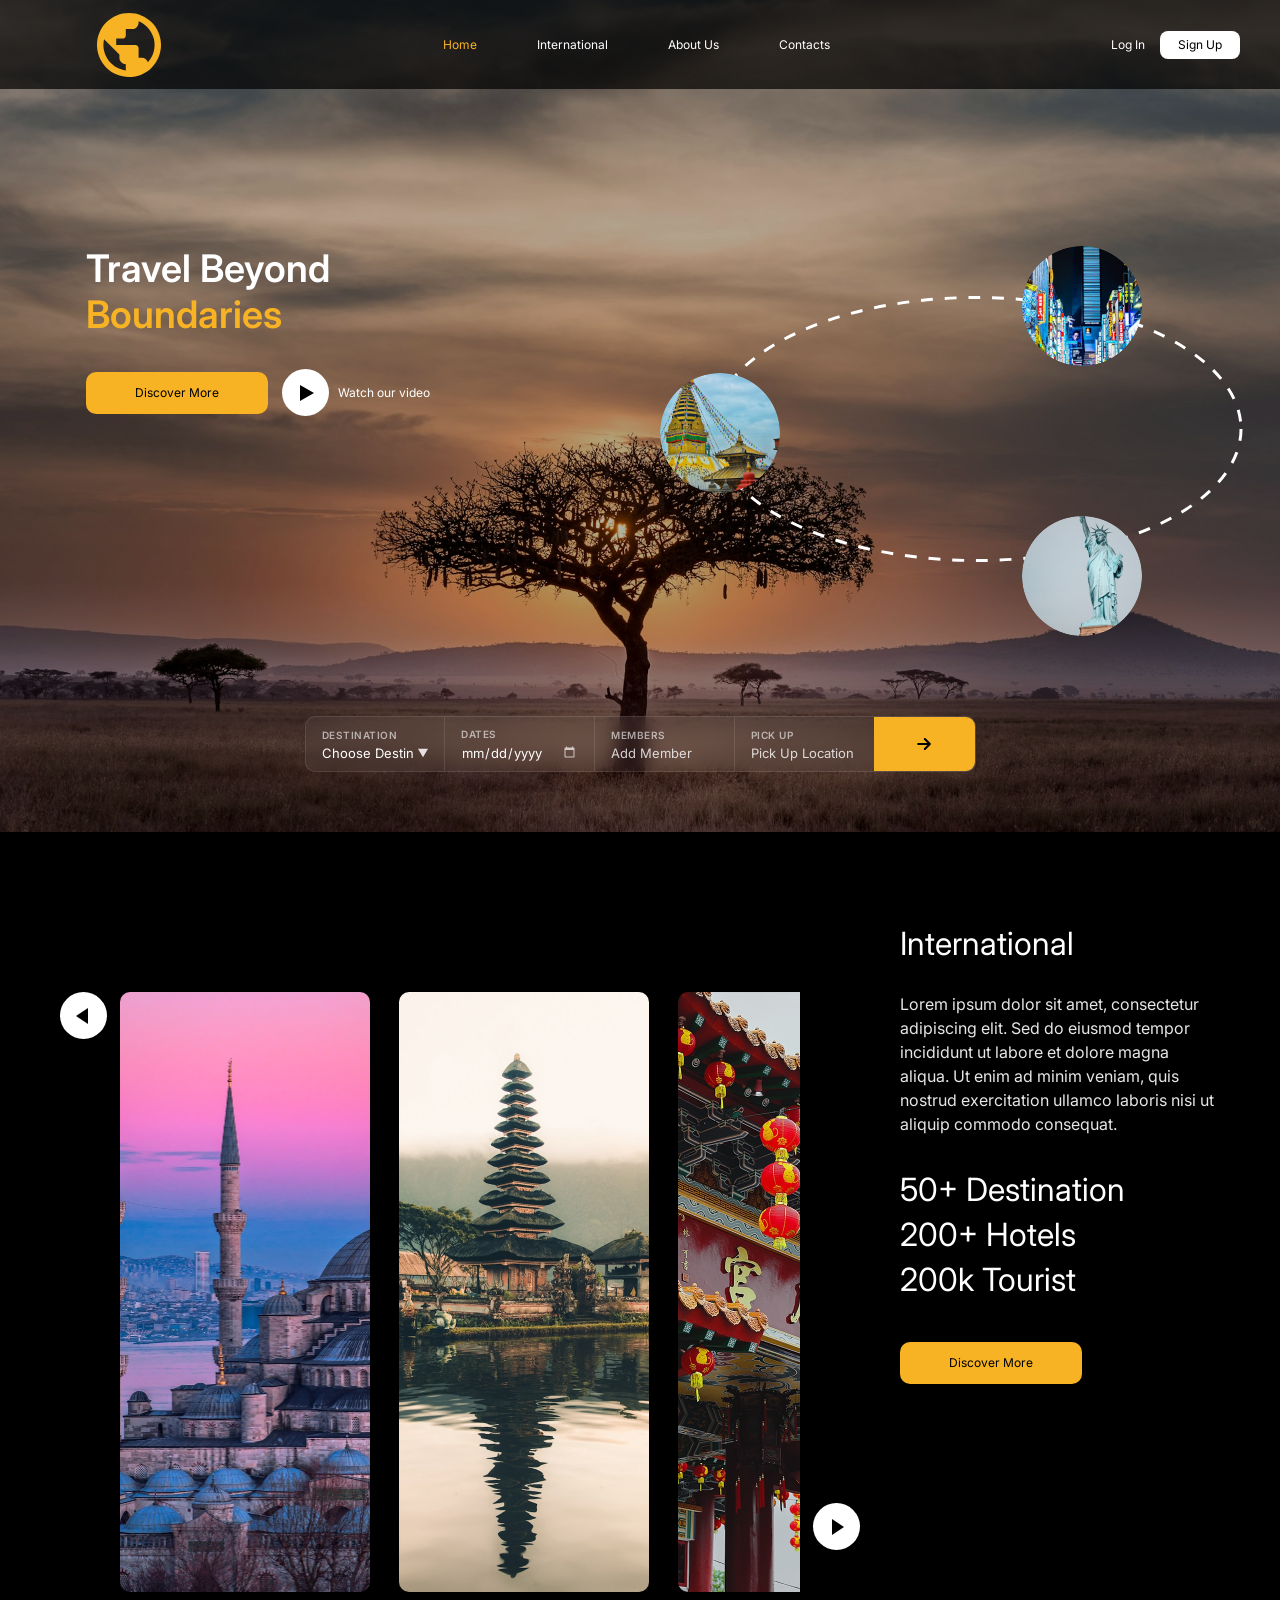
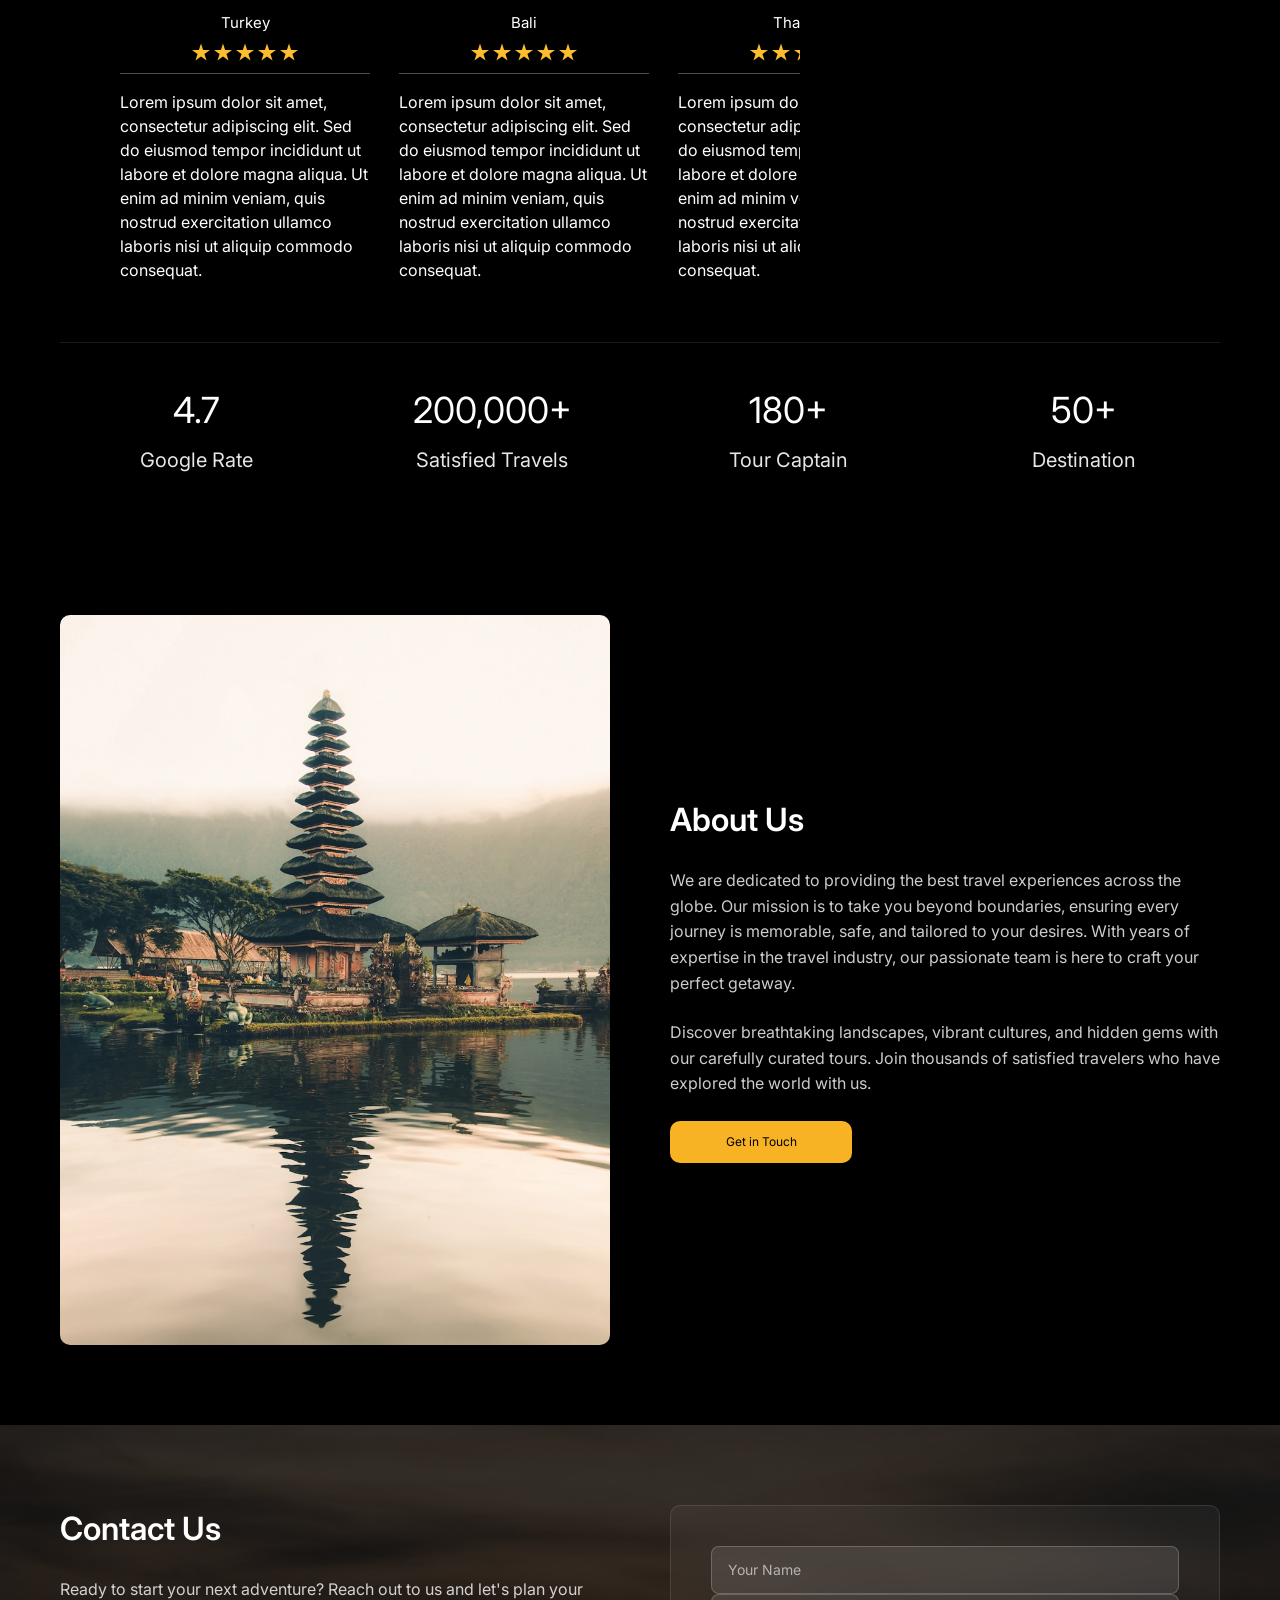
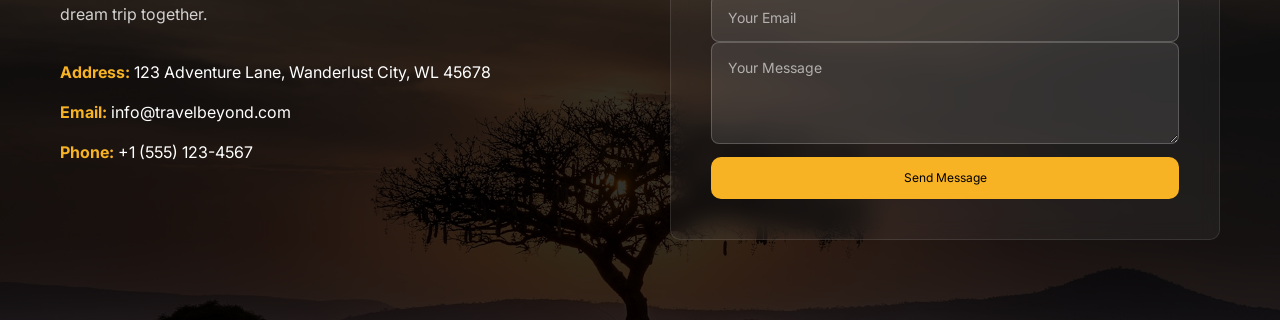
<file: index.html>
<!DOCTYPE html>
<html lang="en">
<head>
  <meta charset="UTF-8">
  <meta name="viewport" content="width=device-width, initial-scale=1.0">
  <title>Travel Beyond Boundaries</title>
  <link rel="preconnect" href="https://fonts.googleapis.com">
  <link rel="preconnect" href="https://fonts.gstatic.com" crossorigin>
  <link href="https://fonts.googleapis.com/css2?family=Inter:wght@400;600&display=swap" rel="stylesheet">
  <link rel="stylesheet" href="css/styles.css">
</head>
<body>
  <header class="nav">
    <div class="nav__inner">
      <a href="#" class="nav__logo" aria-label="Travel Beyond Boundaries home">
        <img src="assets/icons/logo.svg" alt="" width="64" height="64">
      </a>
      <nav class="nav__links" aria-label="Main navigation">
        <a href="#" class="nav__link nav__link--active">Home</a>
        <a href="#international" class="nav__link">International</a>
        <a href="#about" class="nav__link">About Us</a>
        <a href="#contacts" class="nav__link">Contacts</a>
      </nav>
      <div class="nav__actions">
        <a href="login.html" class="nav__login">Log In</a>
        <a href="signup.html" class="btn btn--signup">Sign Up</a>
        <button type="button" class="nav__toggle" aria-label="Toggle navigation">
          <span class="nav__toggle-bar"></span>
          <span class="nav__toggle-bar"></span>
          <span class="nav__toggle-bar"></span>
        </button>
      </div>
    </div>
  </header>

  <main>
    <section class="hero">
      <div class="hero__bg">
        <img src="assets/background.jpg" alt="Scenic alpine lake with wooden boats">
      </div>
      <div class="hero__content">
        <div class="hero__text">
          <h1 class="hero__title">
            <span class="hero__title-line">Travel Beyond</span>
            <span class="hero__title-line hero__title-line--accent">Boundaries</span>
          </h1>
          <div class="hero__cta">
            <a href="#international" class="btn btn--primary">Discover More</a>
            <button type="button" class="hero__video" aria-label="Watch our video">
              <span class="hero__video-icon" aria-hidden="true"></span>
              <span>Watch our video</span>
            </button>
          </div>
        </div>
        <div class="hero__destinations" aria-hidden="true">
          <img class="hero__destinations-arc" src="assets/icons/arc-dotted.svg" alt="">
          <img class="hero__destinations-img hero__destinations-img--top" src="assets/destination-tokyo.png" alt="">
          <img class="hero__destinations-img hero__destinations-img--middle" src="assets/destination-stupa.png" alt="">
          <img class="hero__destinations-img hero__destinations-img--bottom" src="assets/destination-liberty.png" alt="">
        </div>
      </div>
      <form class="search-bar search-bar--glass" aria-label="Trip search">
        <div class="search-bar__field">
          <label class="search-bar__label" for="destination">Destination</label>
          <div class="search-bar__input-wrapper">
            <select id="destination" class="search-bar__input">
              <option value="" disabled selected>Choose Destination</option>
              <option value="turkey">Turkey</option>
              <option value="bali">Bali</option>
              <option value="thailand">Thailand</option>
            </select>
            <img class="search-bar__chevron" src="assets/icons/chevron-down.svg" alt="">
          </div>
        </div>
        <div class="search-bar__field">
          <label class="search-bar__label" for="dates">Dates</label>
          <div class="search-bar__input-wrapper">
            <input type="date" id="dates" class="search-bar__input" placeholder="Select Dates">
          </div>
        </div>
        <div class="search-bar__field">
          <label class="search-bar__label" for="members">Members</label>
          <div class="search-bar__input-wrapper">
            <input type="number" id="members" class="search-bar__input" placeholder="Add Member" min="1">
          </div>
        </div>
        <div class="search-bar__field">
          <label class="search-bar__label" for="pickup">Pick Up</label>
          <div class="search-bar__input-wrapper">
            <input type="text" id="pickup" class="search-bar__input" placeholder="Pick Up Location">
          </div>
        </div>
        <button type="submit" class="search-bar__submit" aria-label="Search">
          <img src="assets/icons/arrow-right.svg" alt="" width="20" height="20">
        </button>
      </form>
    </section>

    <section class="international" id="international">
      <div class="international__inner">
        <div class="international__carousel">
          <button type="button" class="carousel-btn carousel-btn--prev" aria-label="Previous destinations">
            <span class="carousel-btn__icon" aria-hidden="true"></span>
          </button>

          <div class="destination-cards">
            <article class="destination-card">
              <div class="destination-card__image">
                <img src="assets/turkey.jpg" alt="Blue Mosque at sunset in Istanbul, Turkey">
              </div>
              <div class="destination-card__body">
                <h2 class="destination-card__name">Turkey</h2>
                <div class="destination-card__stars" aria-label="5 out of 5 stars">
                  <img src="assets/icons/star.svg" alt="">
                  <img src="assets/icons/star.svg" alt="">
                  <img src="assets/icons/star.svg" alt="">
                  <img src="assets/icons/star.svg" alt="">
                  <img src="assets/icons/star.svg" alt="">
                </div>
                <hr class="destination-card__divider">
                <p class="destination-card__text">
                  Lorem ipsum dolor sit amet, consectetur adipiscing elit. Sed do eiusmod tempor incididunt ut labore et dolore magna aliqua. Ut enim ad minim veniam, quis nostrud exercitation ullamco laboris nisi ut aliquip commodo consequat.
                </p>
              </div>
            </article>

            <article class="destination-card">
              <div class="destination-card__image">
                <img src="assets/bali.jpg" alt="Pura Ulun Danu Bratan temple in Bali, Indonesia">
              </div>
              <div class="destination-card__body">
                <h2 class="destination-card__name">Bali</h2>
                <div class="destination-card__stars" aria-label="5 out of 5 stars">
                  <img src="assets/icons/star.svg" alt="">
                  <img src="assets/icons/star.svg" alt="">
                  <img src="assets/icons/star.svg" alt="">
                  <img src="assets/icons/star.svg" alt="">
                  <img src="assets/icons/star.svg" alt="">
                </div>
                <hr class="destination-card__divider">
                <p class="destination-card__text">
                  Lorem ipsum dolor sit amet, consectetur adipiscing elit. Sed do eiusmod tempor incididunt ut labore et dolore magna aliqua. Ut enim ad minim veniam, quis nostrud exercitation ullamco laboris nisi ut aliquip commodo consequat.
                </p>
              </div>
            </article>

            <article class="destination-card">
              <div class="destination-card__image">
                <img src="assets/thailand.jpg" alt="Ornate Chinese temple with red lanterns in Thailand">
              </div>
              <div class="destination-card__body">
                <h2 class="destination-card__name">Thailand</h2>
                <div class="destination-card__stars" aria-label="5 out of 5 stars">
                  <img src="assets/icons/star.svg" alt="">
                  <img src="assets/icons/star.svg" alt="">
                  <img src="assets/icons/star.svg" alt="">
                  <img src="assets/icons/star.svg" alt="">
                  <img src="assets/icons/star.svg" alt="">
                </div>
                <hr class="destination-card__divider">
                <p class="destination-card__text">
                  Lorem ipsum dolor sit amet, consectetur adipiscing elit. Sed do eiusmod tempor incididunt ut labore et dolore magna aliqua. Ut enim ad minim veniam, quis nostrud exercitation ullamco laboris nisi ut aliquip commodo consequat.
                </p>
              </div>
            </article>
          </div>

          <button type="button" class="carousel-btn carousel-btn--next" aria-label="Next destinations">
            <span class="carousel-btn__icon" aria-hidden="true"></span>
          </button>
        </div>

        <aside class="international__sidebar">
          <h2 class="international__heading">International</h2>
          <p class="international__intro">
            Lorem ipsum dolor sit amet, consectetur adipiscing elit. Sed do eiusmod tempor incididunt ut labore et dolore magna aliqua. Ut enim ad minim veniam, quis nostrud exercitation ullamco laboris nisi ut aliquip commodo consequat.
          </p>
          <ul class="international__stats-list">
            <li>50+ Destination</li>
            <li>200+ Hotels</li>
            <li>200k Tourist</li>
          </ul>
          <a href="#" class="btn btn--primary">Discover More</a>
        </aside>
      </div>

      <div class="stats-bar">
        <div class="stats-bar__item">
          <span class="stats-bar__value">4.7</span>
          <span class="stats-bar__label">Google Rate</span>
        </div>
        <div class="stats-bar__item">
          <span class="stats-bar__value">200,000+</span>
          <span class="stats-bar__label">Satisfied Travels</span>
        </div>
        <div class="stats-bar__item">
          <span class="stats-bar__value">180+</span>
          <span class="stats-bar__label">Tour Captain</span>
        </div>
        <div class="stats-bar__item">
          <span class="stats-bar__value">50+</span>
          <span class="stats-bar__label">Destination</span>
        </div>
      </div>
    </section>

    <section class="about" id="about">
      <div class="about__inner">
        <div class="about__image">
          <img src="assets/bali.jpg" alt="About Travel Beyond Boundaries">
        </div>
        <div class="about__content">
          <h2 class="about__heading">About Us</h2>
          <p class="about__text">
            We are dedicated to providing the best travel experiences across the globe. Our mission is to take you beyond boundaries, ensuring every journey is memorable, safe, and tailored to your desires. With years of expertise in the travel industry, our passionate team is here to craft your perfect getaway.
          </p>
          <p class="about__text">
            Discover breathtaking landscapes, vibrant cultures, and hidden gems with our carefully curated tours. Join thousands of satisfied travelers who have explored the world with us.
          </p>
          <a href="#contacts" class="btn btn--primary">Get in Touch</a>
        </div>
      </div>
    </section>

    <section class="contacts" id="contacts">
      <div class="contacts__inner">
        <div class="contacts__info">
          <h2 class="contacts__heading">Contact Us</h2>
          <p class="contacts__text">Ready to start your next adventure? Reach out to us and let's plan your dream trip together.</p>
          <div class="contacts__details">
            <p><strong>Address:</strong> 123 Adventure Lane, Wanderlust City, WL 45678</p>
            <p><strong>Email:</strong> info@travelbeyond.com</p>
            <p><strong>Phone:</strong> +1 (555) 123-4567</p>
          </div>
        </div>
        <form class="contacts__form auth-card" aria-label="Contact form">
          <input type="text" class="auth-card__input" placeholder="Your Name" required>
          <input type="email" class="auth-card__input" placeholder="Your Email" required>
          <textarea class="auth-card__input contacts__textarea" placeholder="Your Message" rows="4" required></textarea>
          <button type="submit" class="btn btn--primary auth-card__submit">Send Message</button>
        </form>
      </div>
    </section>
  </main>

  <script src="js/main.js"></script>
</body>
</html>
</file>
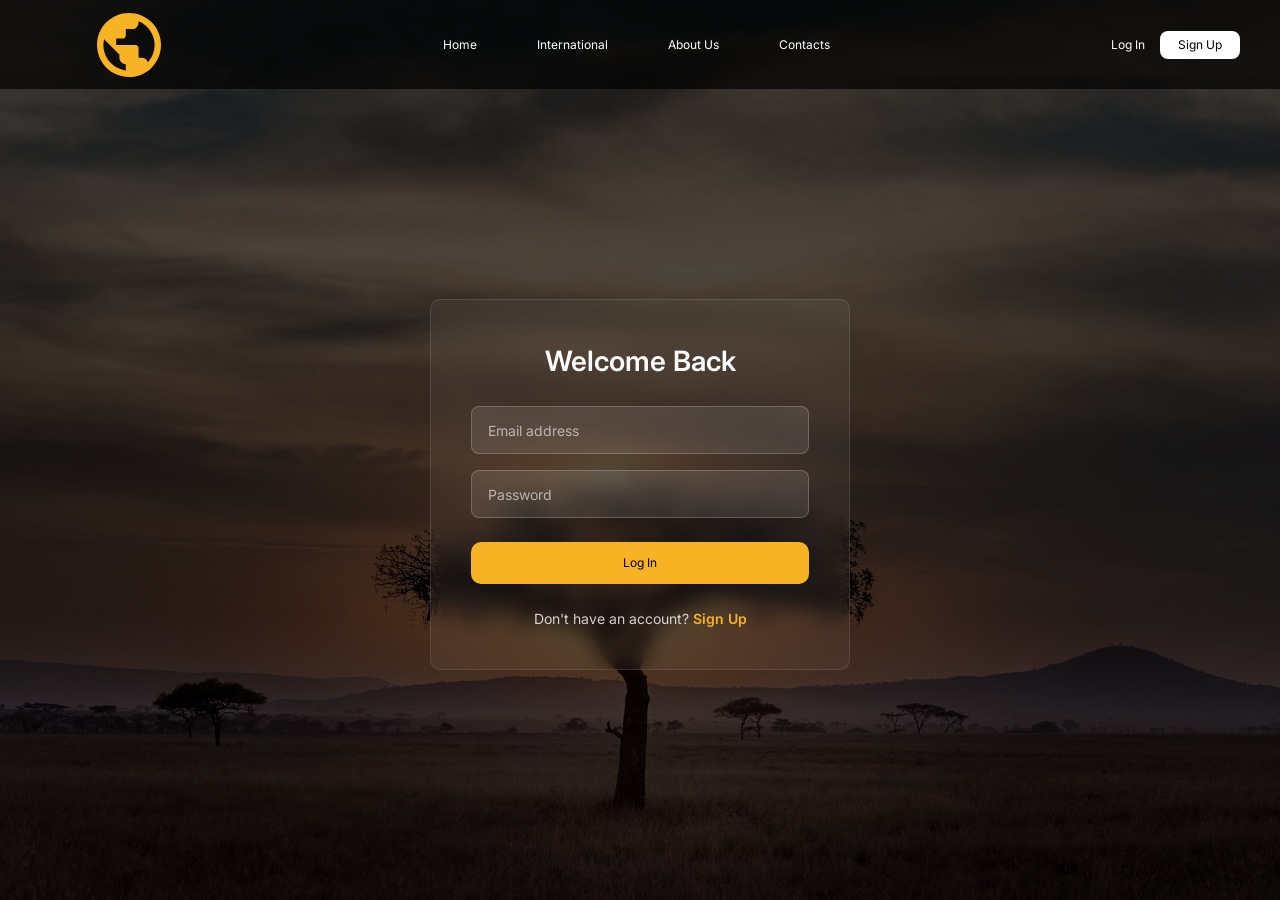
<file: login.html>
<!DOCTYPE html>
<html lang="en">
<head>
  <meta charset="UTF-8">
  <meta name="viewport" content="width=device-width, initial-scale=1.0">
  <title>Log In - Travel Beyond Boundaries</title>
  <link rel="preconnect" href="https://fonts.googleapis.com">
  <link rel="preconnect" href="https://fonts.gstatic.com" crossorigin>
  <link href="https://fonts.googleapis.com/css2?family=Inter:wght@400;600&display=swap" rel="stylesheet">
  <link rel="stylesheet" href="css/styles.css">
</head>
<body>
  <header class="nav">
    <div class="nav__inner">
      <a href="index.html" class="nav__logo" aria-label="Travel Beyond Boundaries home">
        <img src="assets/icons/logo.svg" alt="" width="64" height="64">
      </a>
      <nav class="nav__links" aria-label="Main navigation">
        <a href="index.html" class="nav__link">Home</a>
        <a href="index.html#international" class="nav__link">International</a>
        <a href="index.html" class="nav__link">About Us</a>
        <a href="index.html" class="nav__link">Contacts</a>
      </nav>
      <div class="nav__actions">
        <a href="login.html" class="nav__login">Log In</a>
        <a href="signup.html" class="btn btn--signup">Sign Up</a>
        <button type="button" class="nav__toggle" aria-label="Toggle navigation">
          <span class="nav__toggle-bar"></span>
          <span class="nav__toggle-bar"></span>
          <span class="nav__toggle-bar"></span>
        </button>
      </div>
    </div>
  </header>

  <main>
    <section class="auth-page">
      <div class="auth-card">
        <h1 class="auth-card__title">Welcome Back</h1>
        <form class="auth-card__form" aria-label="Log in form">
          <input type="email" class="auth-card__input" placeholder="Email address" required>
          <input type="password" class="auth-card__input" placeholder="Password" required>
          <button type="submit" class="btn btn--primary auth-card__submit">Log In</button>
        </form>
        <p class="auth-card__footer">
          Don't have an account? <a href="signup.html" class="auth-card__link">Sign Up</a>
        </p>
      </div>
    </section>
  </main>

  <script src="js/main.js"></script>
</body>
</html>
</file>
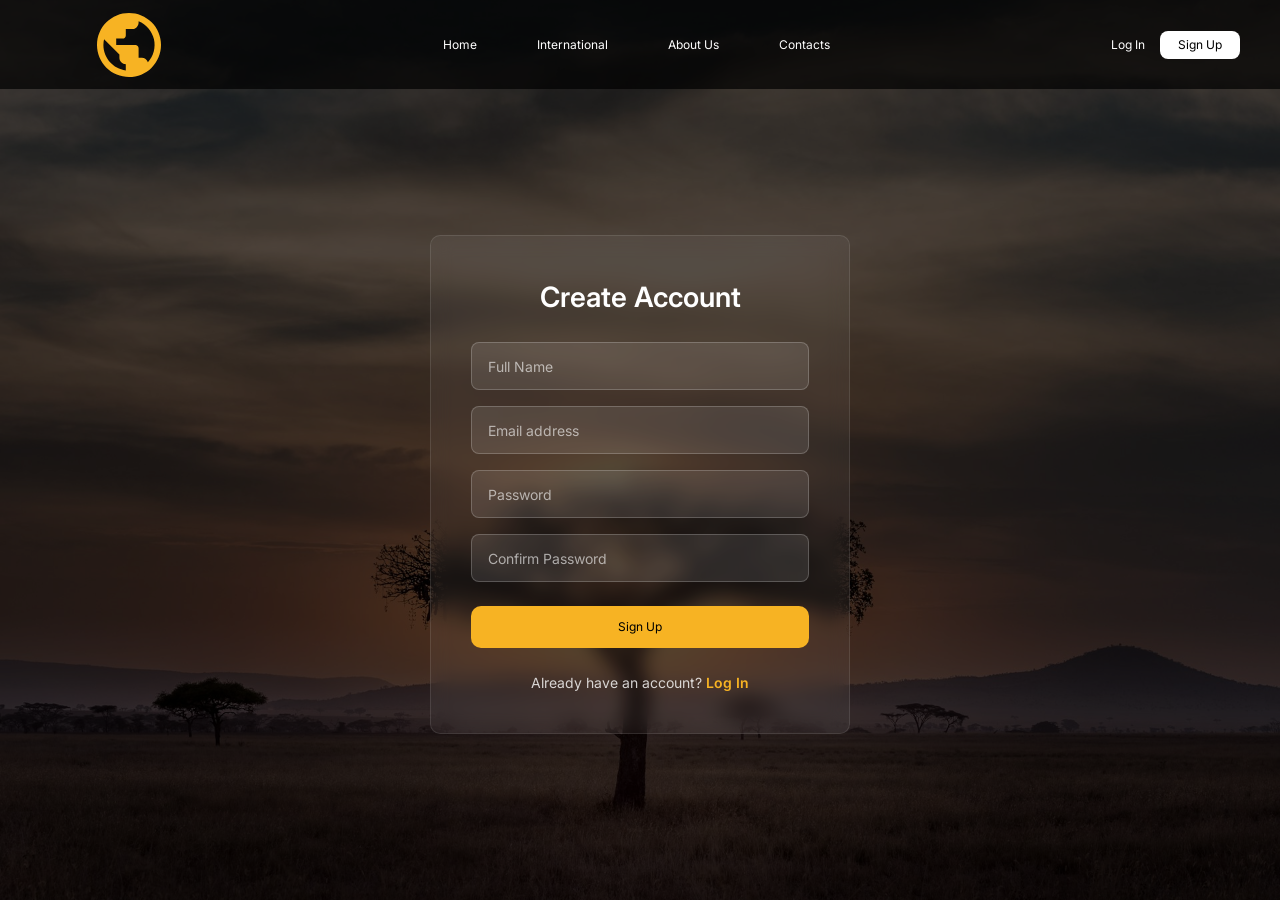
<file: signup.html>
<!DOCTYPE html>
<html lang="en">
<head>
  <meta charset="UTF-8">
  <meta name="viewport" content="width=device-width, initial-scale=1.0">
  <title>Sign Up - Travel Beyond Boundaries</title>
  <link rel="preconnect" href="https://fonts.googleapis.com">
  <link rel="preconnect" href="https://fonts.gstatic.com" crossorigin>
  <link href="https://fonts.googleapis.com/css2?family=Inter:wght@400;600&display=swap" rel="stylesheet">
  <link rel="stylesheet" href="css/styles.css">
</head>
<body>
  <header class="nav">
    <div class="nav__inner">
      <a href="index.html" class="nav__logo" aria-label="Travel Beyond Boundaries home">
        <img src="assets/icons/logo.svg" alt="" width="64" height="64">
      </a>
      <nav class="nav__links" aria-label="Main navigation">
        <a href="index.html" class="nav__link">Home</a>
        <a href="index.html#international" class="nav__link">International</a>
        <a href="index.html" class="nav__link">About Us</a>
        <a href="index.html" class="nav__link">Contacts</a>
      </nav>
      <div class="nav__actions">
        <a href="login.html" class="nav__login">Log In</a>
        <a href="signup.html" class="btn btn--signup">Sign Up</a>
        <button type="button" class="nav__toggle" aria-label="Toggle navigation">
          <span class="nav__toggle-bar"></span>
          <span class="nav__toggle-bar"></span>
          <span class="nav__toggle-bar"></span>
        </button>
      </div>
    </div>
  </header>

  <main>
    <section class="auth-page">
      <div class="auth-card">
        <h1 class="auth-card__title">Create Account</h1>
        <form class="auth-card__form" aria-label="Sign up form">
          <input type="text" class="auth-card__input" placeholder="Full Name" required>
          <input type="email" class="auth-card__input" placeholder="Email address" required>
          <input type="password" class="auth-card__input" placeholder="Password" required>
          <input type="password" class="auth-card__input" placeholder="Confirm Password" required>
          <button type="submit" class="btn btn--primary auth-card__submit">Sign Up</button>
        </form>
        <p class="auth-card__footer">
          Already have an account? <a href="login.html" class="auth-card__link">Log In</a>
        </p>
      </div>
    </section>
  </main>

  <script src="js/main.js"></script>
</body>
</html>
</file>
<file: css/styles.css>
*,
*::before,
*::after {
  box-sizing: border-box;
  margin: 0;
  padding: 0;
}

:root {
  --color-gold: #f7b323;
  --color-black: #000;
  --color-white: #fff;
  --nav-height: 89px;
  --radius-sm: 8px;
  --radius-md: 10px;
  --font-family: 'Inter', system-ui, -apple-system, sans-serif;
  --max-width: 1280px;
}

html {
  scroll-behavior: smooth;
}

body {
  font-family: var(--font-family);
  font-size: 12px;
  color: var(--color-white);
  background: var(--color-black);
  line-height: 1.5;
}

img {
  display: block;
  max-width: 100%;
}

a {
  color: inherit;
  text-decoration: none;
}

button {
  font: inherit;
  border: none;
  background: none;
  cursor: pointer;
  color: inherit;
}

/* Buttons */
.btn {
  display: inline-flex;
  align-items: center;
  justify-content: center;
  border-radius: var(--radius-md);
  font-size: 12px;
  font-weight: 400;
  transition: opacity 0.2s;
}

.btn:hover {
  opacity: 0.92;
}

.btn:focus-visible {
  outline: 2px solid var(--color-white);
  outline-offset: 2px;
}

.btn--primary {
  background: var(--color-gold);
  color: var(--color-black);
  height: 42px;
  min-width: 182px;
  padding: 0 24px;
}

.btn--primary:focus-visible {
  outline-color: var(--color-gold);
}

.btn--signup {
  background: var(--color-white);
  color: var(--color-black);
  height: 28px;
  min-width: 80px;
  border-radius: var(--radius-sm);
  padding: 0 16px;
  font-weight: 400;
  line-height: 28px;
}

/* Navigation */
.nav {
  position: fixed;
  top: 0;
  left: 0;
  right: 0;
  z-index: 100;
  height: var(--nav-height);
  background: rgba(0, 0, 0, 0.7);
}

.nav__inner {
  display: grid;
  grid-template-columns: 64px 1fr auto;
  align-items: center;
  gap: 24px;
  max-width: var(--max-width);
  width: 100%;
  height: 100%;
  margin: 0 auto;
  padding: 0 40px 0 97px;
}

.nav__logo {
  display: flex;
  align-items: center;
  flex-shrink: 0;
}

.nav__logo img {
  width: 64px;
  height: 64px;
  object-fit: contain;
}

.nav__links {
  display: flex;
  justify-content: center;
  gap: 60px;
}

.nav__link {
  font-size: 12px;
  white-space: nowrap;
}

.nav__link:hover,
.nav__link--active {
  color: var(--color-gold);
}

.nav__actions {
  display: flex;
  align-items: center;
  gap: 15px;
}

.nav__login {
  font-size: 12px;
}

.nav__toggle {
  display: none;
}

/* Hero */
.hero {
  position: relative;
  min-height: 832px;
  display: flex;
  flex-direction: column;
  justify-content: flex-end;
  padding: calc(var(--nav-height) + 40px) 86px 60px;
  overflow: hidden;
}

.hero__bg {
  position: absolute;
  inset: 0;
  z-index: 0;
}

.hero__bg img {
  width: 100%;
  height: 100%;
  object-fit: cover;
  opacity: 0.7;
}

.hero__content {
  position: relative;
  z-index: 1;
  display: flex;
  align-items: flex-start;
  justify-content: space-between;
  gap: 40px;
  max-width: var(--max-width);
  width: 100%;
  margin: 0 auto 80px;
}

.hero__title {
  font-size: 38px;
  font-weight: 600;
  line-height: 1.2;
  margin-bottom: 32px;
}

.hero__title-line {
  display: block;
}

.hero__title-line--accent {
  color: var(--color-gold);
}

.hero__cta {
  display: flex;
  align-items: center;
  gap: 14px;
}

.hero__video {
  display: flex;
  align-items: center;
  gap: 9px;
  font-size: 12px;
  color: var(--color-white);
}

.hero__video-icon {
  flex-shrink: 0;
  width: 47px;
  height: 47px;
  border-radius: 50%;
  background: var(--color-white);
  position: relative;
}

.hero__video-icon::after {
  content: '';
  position: absolute;
  top: 50%;
  left: 54%;
  transform: translate(-50%, -50%);
  border-style: solid;
  border-width: 8px 0 8px 14px;
  border-color: transparent transparent transparent var(--color-black);
}

.hero__destinations {
  position: relative;
  width: 534px;
  height: 390px;
  flex-shrink: 0;
}

.hero__destinations-arc {
  position: absolute;
  top: 50px;
  left: 50px;
  width: 534px;
  height: 266px;
  object-fit: contain;
}

.hero__destinations-img {
  position: absolute;
  width: 120px;
  height: 120px;
  border-radius: 50%;
  object-fit: cover;
}

.hero__destinations-img--top {
  top: 0;
  right: 52px;
}

.hero__destinations-img--middle {
  top: 127px;
  left: 0;
}

.hero__destinations-img--bottom {
  bottom: 0;
  right: 52px;
}

/* Search bar */
.search-bar {
  position: relative;
  z-index: 1;
  display: flex;
  align-items: stretch;
  max-width: 671px;
  width: 100%;
  margin: 0 auto;
  height: 56px;
}

.search-bar--glass {
  background: rgba(255, 255, 255, 0.05);
  backdrop-filter: blur(10px);
  -webkit-backdrop-filter: blur(10px);
  border: 1px solid rgba(255, 255, 255, 0.1);
  border-radius: var(--radius-md);
  overflow: hidden;
}

.search-bar__field {
  flex: 1;
  display: flex;
  flex-direction: column;
  justify-content: center;
  gap: 2px;
  background: transparent;
  color: var(--color-white);
  padding: 0 16px;
  border-right: 1px solid rgba(255, 255, 255, 0.1);
}

.search-bar__field:last-of-type {
  border-right: none;
}

.search-bar__label {
  font-size: 10px;
  font-weight: 600;
  text-transform: uppercase;
  letter-spacing: 0.5px;
  color: rgba(255, 255, 255, 0.6);
  cursor: pointer;
}

.search-bar__input-wrapper {
  display: flex;
  align-items: center;
  gap: 4px;
}

.search-bar__input {
  background: transparent;
  border: none;
  color: var(--color-white);
  font-family: inherit;
  font-size: 13px;
  width: 100%;
  outline: none;
  appearance: none;
  cursor: pointer;
}

.search-bar__input:focus {
  color: var(--color-gold);
}

.search-bar__input::-webkit-calendar-picker-indicator {
  filter: invert(1);
  opacity: 0.7;
  cursor: pointer;
}

.search-bar__input::placeholder {
  color: rgba(255, 255, 255, 0.8);
}

.search-bar__input option {
  background: var(--color-black);
  color: var(--color-white);
}

.search-bar__chevron {
  width: 10px;
  height: 10px;
  flex-shrink: 0;
  opacity: 0.85;
  filter: invert(1);
}

.search-bar__submit {
  display: flex;
  align-items: center;
  justify-content: center;
  width: 101px;
  background: var(--color-gold);
  flex-shrink: 0;
  transition: filter 0.2s;
}

.search-bar__submit:hover {
  filter: brightness(1.05);
}

.search-bar__submit img {
  display: block;
}

/* International section */
.international {
  background: var(--color-black);
  padding: 60px 60px 0;
}

.international__inner {
  display: grid;
  grid-template-columns: 1fr 320px;
  gap: 40px;
  max-width: var(--max-width);
  margin: 0 auto;
  align-items: start;
}

.international__carousel {
  display: flex;
  align-items: flex-start;
  gap: 13px;
  padding-top: 100px;
}

.carousel-btn--next {
  align-self: center;
  margin-top: 180px;
}

.carousel-btn {
  flex-shrink: 0;
  padding: 0;
  transition: transform 0.2s;
}

.carousel-btn:hover {
  transform: scale(1.04);
}

.carousel-btn__icon {
  display: flex;
  align-items: center;
  justify-content: center;
  width: 47px;
  height: 47px;
  border-radius: 50%;
  background: var(--color-white);
  position: relative;
}

.carousel-btn--prev .carousel-btn__icon::after,
.carousel-btn--next .carousel-btn__icon::after {
  content: '';
  position: absolute;
  top: 50%;
  width: 0;
  height: 0;
  border-style: solid;
}

.carousel-btn--prev .carousel-btn__icon::after {
  left: 46%;
  transform: translate(-50%, -50%);
  border-width: 8px 12px 8px 0;
  border-color: transparent var(--color-black) transparent transparent;
}

.carousel-btn--next .carousel-btn__icon::after {
  left: 54%;
  transform: translate(-50%, -50%);
  border-width: 8px 0 8px 12px;
  border-color: transparent transparent transparent var(--color-black);
}

.destination-cards {
  display: flex;
  gap: 29px;
  overflow-x: auto;
  scroll-snap-type: x mandatory;
  scrollbar-width: none;
  -ms-overflow-style: none;
  flex: 1;
}

.destination-cards::-webkit-scrollbar {
  display: none;
}

.destination-card {
  flex: 0 0 250px;
  scroll-snap-align: start;
}

.destination-card__image {
  height: 600px;
  border-radius: var(--radius-md);
  overflow: hidden;
}

.destination-card__image img {
  width: 100%;
  height: 100%;
  object-fit: cover;
}

.destination-card__body {
  padding-top: 20px;
}

.destination-card__name {
  font-size: 15px;
  font-weight: 400;
  text-align: center;
  margin-bottom: 8px;
}

.destination-card__stars {
  display: flex;
  justify-content: center;
  gap: 4px;
  margin-bottom: 12px;
}

.destination-card__stars img {
  width: 18px;
  height: 18px;
}

.destination-card__divider {
  border: none;
  height: 1px;
  background: rgba(255, 255, 255, 0.3);
  margin-bottom: 16px;
}

.destination-card__text {
  font-size: 16px;
  line-height: 1.5;
  color: var(--color-white);
}

.international__sidebar {
  padding-top: 28px;
}

.international__sidebar .btn--primary {
  display: inline-flex;
}

.international__heading {
  font-size: 32px;
  font-weight: 400;
  margin-bottom: 24px;
}

.international__intro {
  font-size: 16px;
  line-height: 1.5;
  margin-bottom: 32px;
  color: rgba(255, 255, 255, 0.9);
}

.international__stats-list {
  list-style: none;
  font-size: 32px;
  line-height: 1.4;
  margin-bottom: 40px;
}

/* Stats bar */
.stats-bar {
  display: grid;
  grid-template-columns: repeat(4, 1fr);
  gap: 24px;
  max-width: var(--max-width);
  margin: 60px auto 0;
  padding: 40px 0 60px;
  border-top: 1px solid rgba(255, 255, 255, 0.1);
}

.stats-bar__item {
  text-align: center;
}

.stats-bar__value {
  display: block;
  font-size: 36px;
  font-weight: 400;
  margin-bottom: 8px;
}

.stats-bar__label {
  font-size: 20px;
  color: rgba(255, 255, 255, 0.9);
}

/* Responsive */
@media (max-width: 1100px) {
  .nav__inner {
    grid-template-columns: 64px 1fr auto;
    padding: 0 24px;
  }

  .nav__links {
    gap: 24px;
  }

  .hero {
    padding: calc(var(--nav-height) + 24px) 24px 40px;
  }

  .hero__content {
    flex-direction: column;
    margin-bottom: 48px;
  }

  .hero__destinations {
    align-self: center;
    transform: scale(0.85);
    transform-origin: center top;
  }

  .international__carousel {
    padding-top: 0;
  }

  .carousel-btn--next {
    margin-top: 0;
    align-self: center;
  }

  .international__inner {
    grid-template-columns: 1fr;
  }

  .international__sidebar {
    order: -1;
    padding-top: 0;
    text-align: center;
  }

  .international__stats-list {
    text-align: center;
  }

  .international__sidebar .btn--primary {
    margin: 0 auto;
  }
}

@media (max-width: 768px) {
  .nav__inner {
    grid-template-columns: 64px auto;
    padding: 0 16px;
  }

  .nav__links {
    position: fixed;
    top: var(--nav-height);
    left: 0;
    right: 0;
    background: var(--color-black);
    flex-direction: column;
    align-items: center;
    gap: 24px;
    padding: 40px 0;
    transform: translateY(-150%);
    transition: transform 0.3s ease;
    z-index: 99;
  }

  .nav--open .nav__links {
    transform: translateY(0);
  }

  .nav__actions {
    justify-self: end;
  }

  .nav__toggle {
    display: flex;
    flex-direction: column;
    justify-content: space-between;
    width: 24px;
    height: 18px;
    margin-left: 16px;
    z-index: 101;
  }

  .nav__toggle-bar {
    width: 100%;
    height: 2px;
    background: var(--color-white);
    border-radius: 2px;
    transition: all 0.3s ease;
  }

  .nav--open .nav__toggle-bar:nth-child(1) {
    transform: translateY(8px) rotate(45deg);
  }

  .nav--open .nav__toggle-bar:nth-child(2) {
    opacity: 0;
  }

  .nav--open .nav__toggle-bar:nth-child(3) {
    transform: translateY(-8px) rotate(-45deg);
  }

  .search-bar {
    flex-wrap: wrap;
    height: auto;
  }

  .search-bar__field {
    flex: 1 1 45%;
    min-height: 48px;
    border-right: none;
    border-bottom: 1px solid rgba(255, 255, 255, 0.1);
  }

  .search-bar__submit {
    width: 100%;
    height: 48px;
  }

  .hero__title {
    font-size: 28px;
  }

  .hero__destinations {
    display: none;
  }

  .stats-bar {
    grid-template-columns: repeat(2, 1fr);
  }

  .destination-card__image {
    height: 400px;
  }
}

@media (max-width: 480px) {
  .hero__cta {
    flex-direction: column;
    align-items: flex-start;
  }

  .search-bar__field {
    flex: 1 1 100%;
  }

  .stats-bar {
    grid-template-columns: 1fr;
  }
}

/* Auth Pages */
.auth-page {
  display: flex;
  align-items: center;
  justify-content: center;
  min-height: 100vh;
  padding: calc(var(--nav-height) + 40px) 24px 60px;
  background: var(--color-black) url('../assets/background.jpg') no-repeat center center / cover;
  position: relative;
}

.auth-page::before {
  content: '';
  position: absolute;
  inset: 0;
  background: rgba(0, 0, 0, 0.7);
  z-index: 0;
}

.auth-card {
  position: relative;
  z-index: 1;
  background: rgba(255, 255, 255, 0.05);
  backdrop-filter: blur(10px);
  -webkit-backdrop-filter: blur(10px);
  border: 1px solid rgba(255, 255, 255, 0.1);
  border-radius: var(--radius-md);
  padding: 40px;
  width: 100%;
  max-width: 420px;
  text-align: center;
}

.auth-card__title {
  font-size: 28px;
  font-weight: 600;
  margin-bottom: 24px;
}

.auth-card__form {
  display: flex;
  flex-direction: column;
  gap: 16px;
}

.auth-card__input {
  width: 100%;
  height: 48px;
  padding: 0 16px;
  background: rgba(255, 255, 255, 0.1);
  border: 1px solid rgba(255, 255, 255, 0.2);
  border-radius: var(--radius-sm);
  color: var(--color-white);
  font-family: inherit;
  font-size: 14px;
  transition: border-color 0.2s;
}

.auth-card__input:focus {
  outline: none;
  border-color: var(--color-gold);
}

.auth-card__input::placeholder {
  color: rgba(255, 255, 255, 0.6);
}

.auth-card__submit {
  width: 100%;
  margin-top: 8px;
}

.auth-card__footer {
  margin-top: 24px;
  font-size: 14px;
  color: rgba(255, 255, 255, 0.8);
}

.auth-card__link {
  color: var(--color-gold);
  font-weight: 600;
}

.auth-card__link:hover {
  text-decoration: underline;
}

/* About Us */
.about {
  background: var(--color-black);
  padding: 80px 60px;
}

.about__inner {
  display: grid;
  grid-template-columns: 1fr 1fr;
  gap: 60px;
  max-width: var(--max-width);
  margin: 0 auto;
  align-items: center;
}

.about__image {
  border-radius: var(--radius-md);
  overflow: hidden;
}

.about__image img {
  width: 100%;
  height: auto;
  object-fit: cover;
}

.about__heading {
  font-size: 32px;
  font-weight: 600;
  margin-bottom: 24px;
}

.about__text {
  font-size: 16px;
  line-height: 1.6;
  color: rgba(255, 255, 255, 0.8);
  margin-bottom: 24px;
}

/* Contacts */
.contacts {
  background: var(--color-black) url('../assets/background.jpg') no-repeat center center / cover;
  padding: 80px 60px;
  position: relative;
}

.contacts::before {
  content: '';
  position: absolute;
  inset: 0;
  background: rgba(0, 0, 0, 0.8);
  z-index: 0;
}

.contacts__inner {
  position: relative;
  z-index: 1;
  display: grid;
  grid-template-columns: 1fr 1fr;
  gap: 60px;
  max-width: var(--max-width);
  margin: 0 auto;
  align-items: start;
}

.contacts__heading {
  font-size: 32px;
  font-weight: 600;
  margin-bottom: 24px;
}

.contacts__text {
  font-size: 16px;
  line-height: 1.6;
  color: rgba(255, 255, 255, 0.8);
  margin-bottom: 32px;
}

.contacts__details p {
  font-size: 16px;
  margin-bottom: 16px;
}

.contacts__details strong {
  color: var(--color-gold);
}

.contacts__form {
  margin: 0;
  max-width: 100%;
}

.contacts__textarea {
  height: auto;
  padding: 16px;
  resize: vertical;
}

/* Responsive updates for new sections */
@media (max-width: 768px) {
  .about__inner,
  .contacts__inner {
    grid-template-columns: 1fr;
    gap: 40px;
  }

  .about,
  .contacts {
    padding: 60px 24px;
  }
}
</file>
